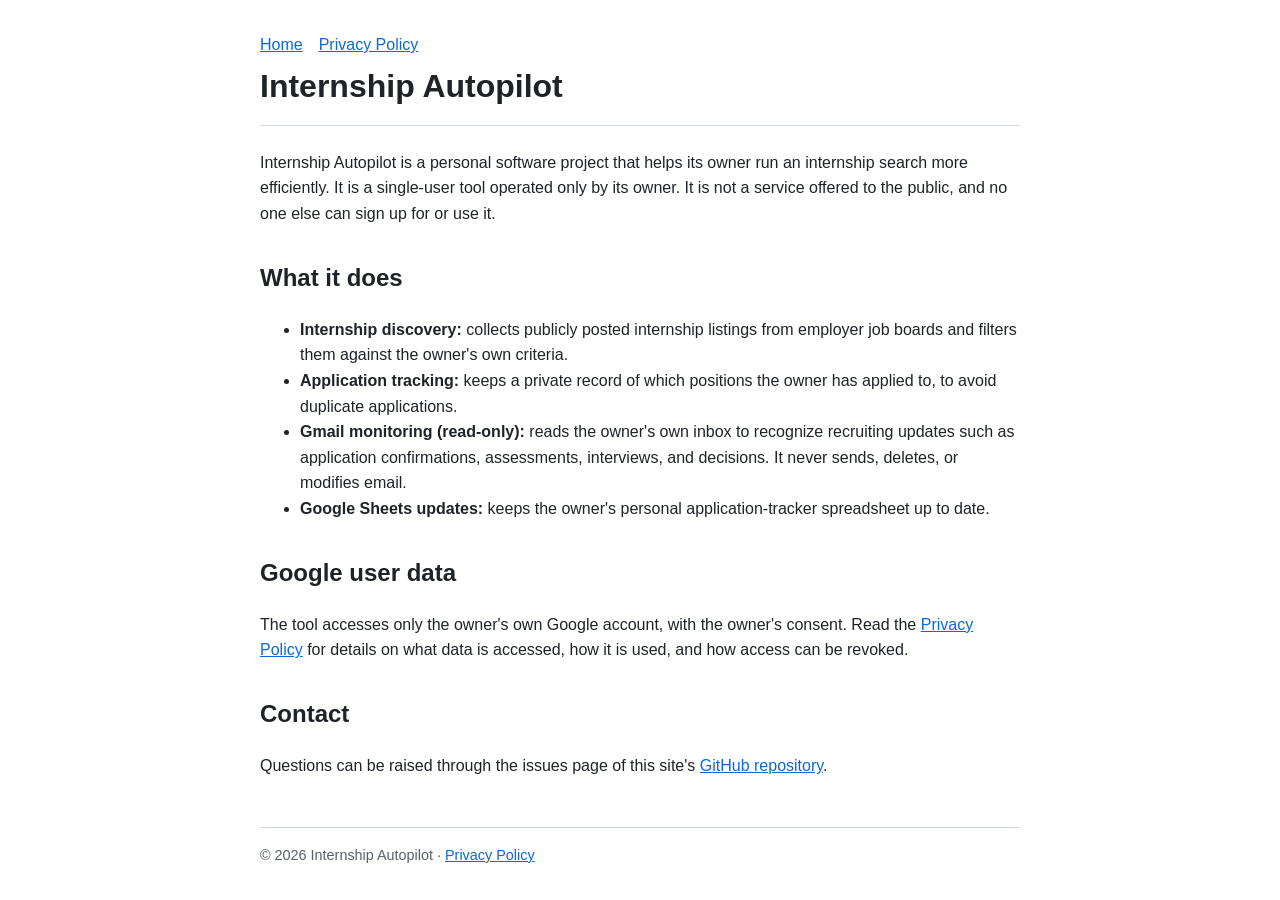
<file: index.html>
<!doctype html><html lang="en"><head><meta charset="utf-8"><meta name="viewport" content="width=device-width,initial-scale=1">
<title>Internship Autopilot</title><meta name="description" content="Internship Autopilot is a personal, single-user tool for internship discovery and application tracking."><link rel="stylesheet" href="style.css"></head>
<body><header><nav><a href="./">Home</a><a href="privacy.html">Privacy Policy</a></nav><h1>Internship Autopilot</h1></header>
<main>
<p>Internship Autopilot is a personal software project that helps its owner run an internship search more efficiently. It is a single-user tool operated only by its owner. It is not a service offered to the public, and no one else can sign up for or use it.</p>
<h2>What it does</h2>
<ul>
<li><strong>Internship discovery:</strong> collects publicly posted internship listings from employer job boards and filters them against the owner's own criteria.</li>
<li><strong>Application tracking:</strong> keeps a private record of which positions the owner has applied to, to avoid duplicate applications.</li>
<li><strong>Gmail monitoring (read-only):</strong> reads the owner's own inbox to recognize recruiting updates such as application confirmations, assessments, interviews, and decisions. It never sends, deletes, or modifies email.</li>
<li><strong>Google Sheets updates:</strong> keeps the owner's personal application-tracker spreadsheet up to date.</li>
</ul>
<h2>Google user data</h2>
<p>The tool accesses only the owner's own Google account, with the owner's consent. Read the <a href="privacy.html">Privacy Policy</a> for details on what data is accessed, how it is used, and how access can be revoked.</p>
<h2>Contact</h2>
<p>Questions can be raised through the issues page of this site's <a href="https://github.com/bekras10/internship-autopilot-site/issues">GitHub repository</a>.</p>
</main><footer>&copy; 2026 Internship Autopilot &middot; <a href="privacy.html">Privacy Policy</a></footer></body></html>
</file>
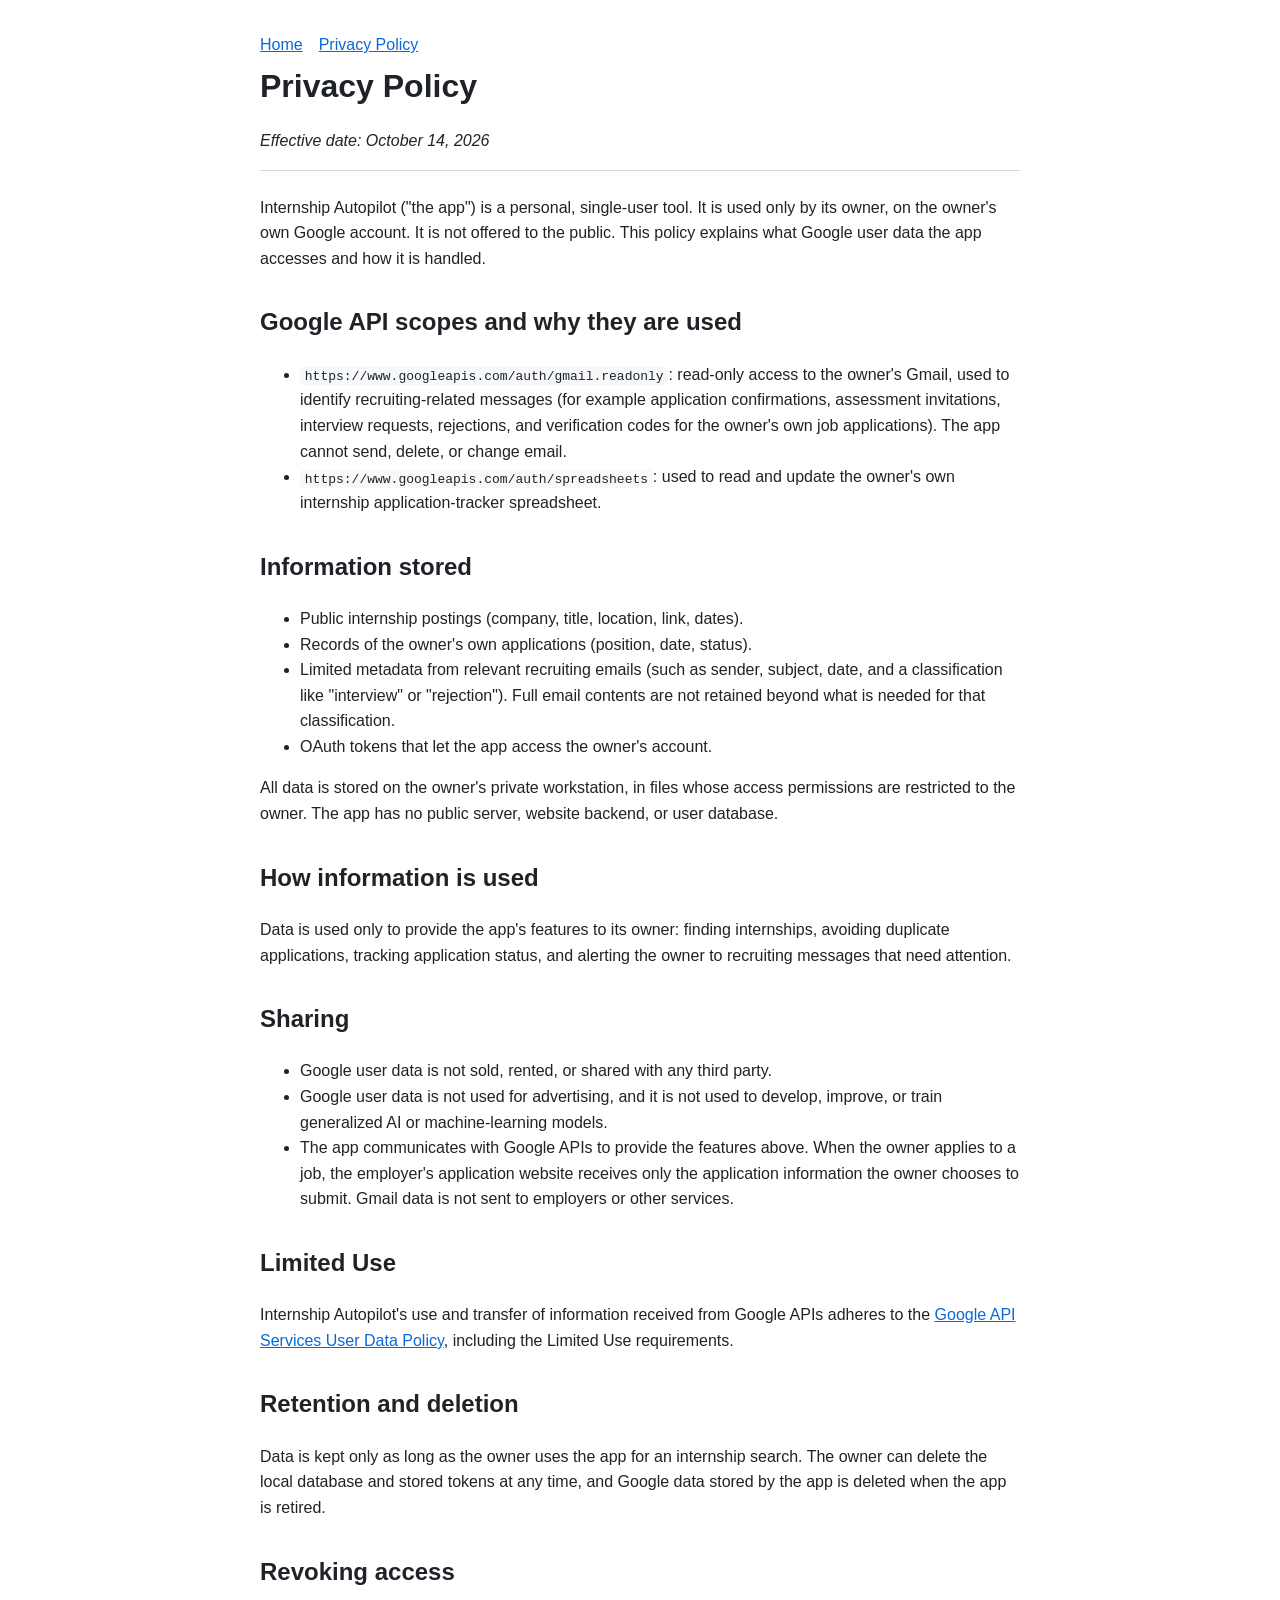
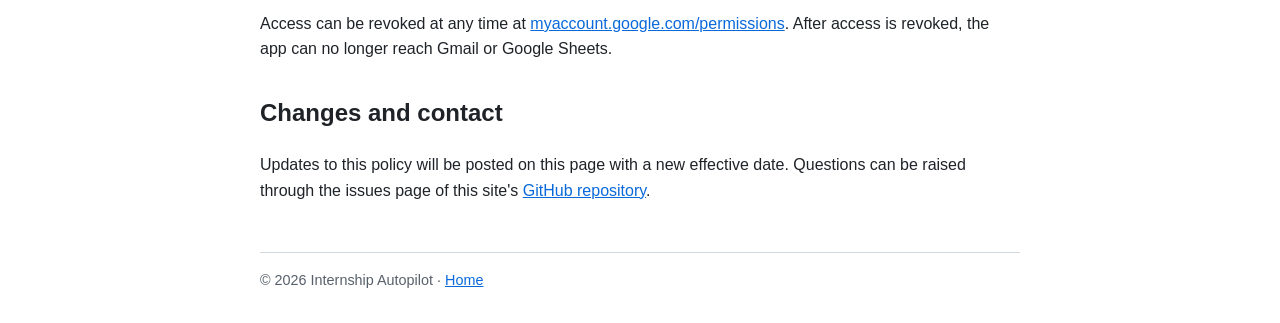
<file: privacy.html>
<!doctype html><html lang="en"><head><meta charset="utf-8"><meta name="viewport" content="width=device-width,initial-scale=1">
<title>Privacy Policy – Internship Autopilot</title><link rel="stylesheet" href="style.css"></head>
<body><header><nav><a href="./">Home</a><a href="privacy.html">Privacy Policy</a></nav><h1>Privacy Policy</h1><p><em>Effective date: October 14, 2026</em></p></header>
<main>
<p>Internship Autopilot ("the app") is a personal, single-user tool. It is used only by its owner, on the owner's own Google account. It is not offered to the public. This policy explains what Google user data the app accesses and how it is handled.</p>
<h2>Google API scopes and why they are used</h2>
<ul>
<li><code>https://www.googleapis.com/auth/gmail.readonly</code>: read-only access to the owner's Gmail, used to identify recruiting-related messages (for example application confirmations, assessment invitations, interview requests, rejections, and verification codes for the owner's own job applications). The app cannot send, delete, or change email.</li>
<li><code>https://www.googleapis.com/auth/spreadsheets</code>: used to read and update the owner's own internship application-tracker spreadsheet.</li>
</ul>
<h2>Information stored</h2>
<ul>
<li>Public internship postings (company, title, location, link, dates).</li>
<li>Records of the owner's own applications (position, date, status).</li>
<li>Limited metadata from relevant recruiting emails (such as sender, subject, date, and a classification like "interview" or "rejection"). Full email contents are not retained beyond what is needed for that classification.</li>
<li>OAuth tokens that let the app access the owner's account.</li>
</ul>
<p>All data is stored on the owner's private workstation, in files whose access permissions are restricted to the owner. The app has no public server, website backend, or user database.</p>
<h2>How information is used</h2>
<p>Data is used only to provide the app's features to its owner: finding internships, avoiding duplicate applications, tracking application status, and alerting the owner to recruiting messages that need attention.</p>
<h2>Sharing</h2>
<ul>
<li>Google user data is not sold, rented, or shared with any third party.</li>
<li>Google user data is not used for advertising, and it is not used to develop, improve, or train generalized AI or machine-learning models.</li>
<li>The app communicates with Google APIs to provide the features above. When the owner applies to a job, the employer's application website receives only the application information the owner chooses to submit. Gmail data is not sent to employers or other services.</li>
</ul>
<h2>Limited Use</h2>
<p>Internship Autopilot's use and transfer of information received from Google APIs adheres to the <a href="https://developers.google.com/terms/api-services-user-data-policy">Google API Services User Data Policy</a>, including the Limited Use requirements.</p>
<h2>Retention and deletion</h2>
<p>Data is kept only as long as the owner uses the app for an internship search. The owner can delete the local database and stored tokens at any time, and Google data stored by the app is deleted when the app is retired.</p>
<h2>Revoking access</h2>
<p>Access can be revoked at any time at <a href="https://myaccount.google.com/permissions">myaccount.google.com/permissions</a>. After access is revoked, the app can no longer reach Gmail or Google Sheets.</p>
<h2>Changes and contact</h2>
<p>Updates to this policy will be posted on this page with a new effective date. Questions can be raised through the issues page of this site's <a href="https://github.com/bekras10/internship-autopilot-site/issues">GitHub repository</a>.</p>
</main><footer>&copy; 2026 Internship Autopilot &middot; <a href="./">Home</a></footer></body></html>
</file>
<file: style.css>
body{font-family:-apple-system,Segoe UI,Roboto,Helvetica,Arial,sans-serif;max-width:760px;margin:0 auto;padding:2rem 1.25rem;line-height:1.6;color:#1f2328}
header{border-bottom:1px solid #d0d7de;margin-bottom:1.5rem}h1{margin:.2rem 0 .8rem}h2{margin-top:2rem}
a{color:#0969da}nav a{margin-right:1rem}footer{margin-top:3rem;font-size:.9rem;color:#57606a;border-top:1px solid #d0d7de;padding-top:1rem}
code{background:#f6f8fa;padding:.1rem .3rem;border-radius:4px}
</file>
